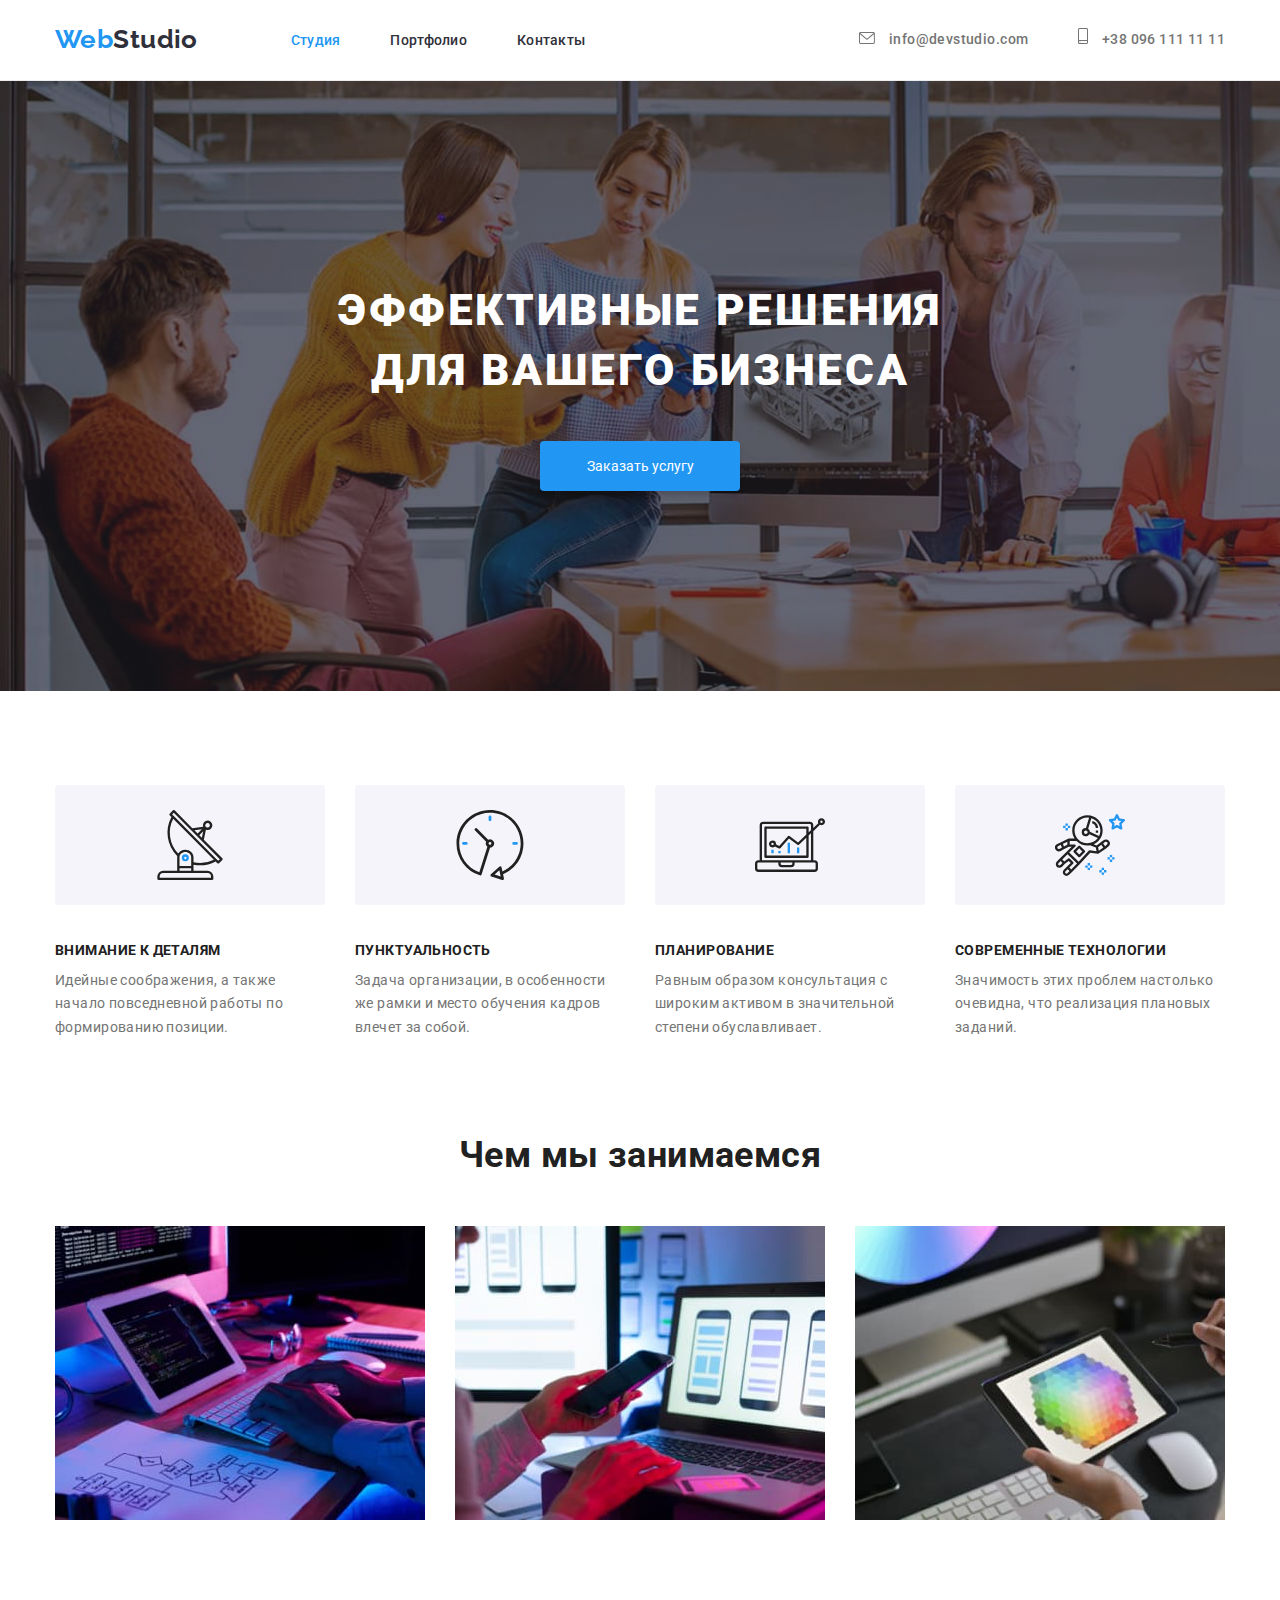
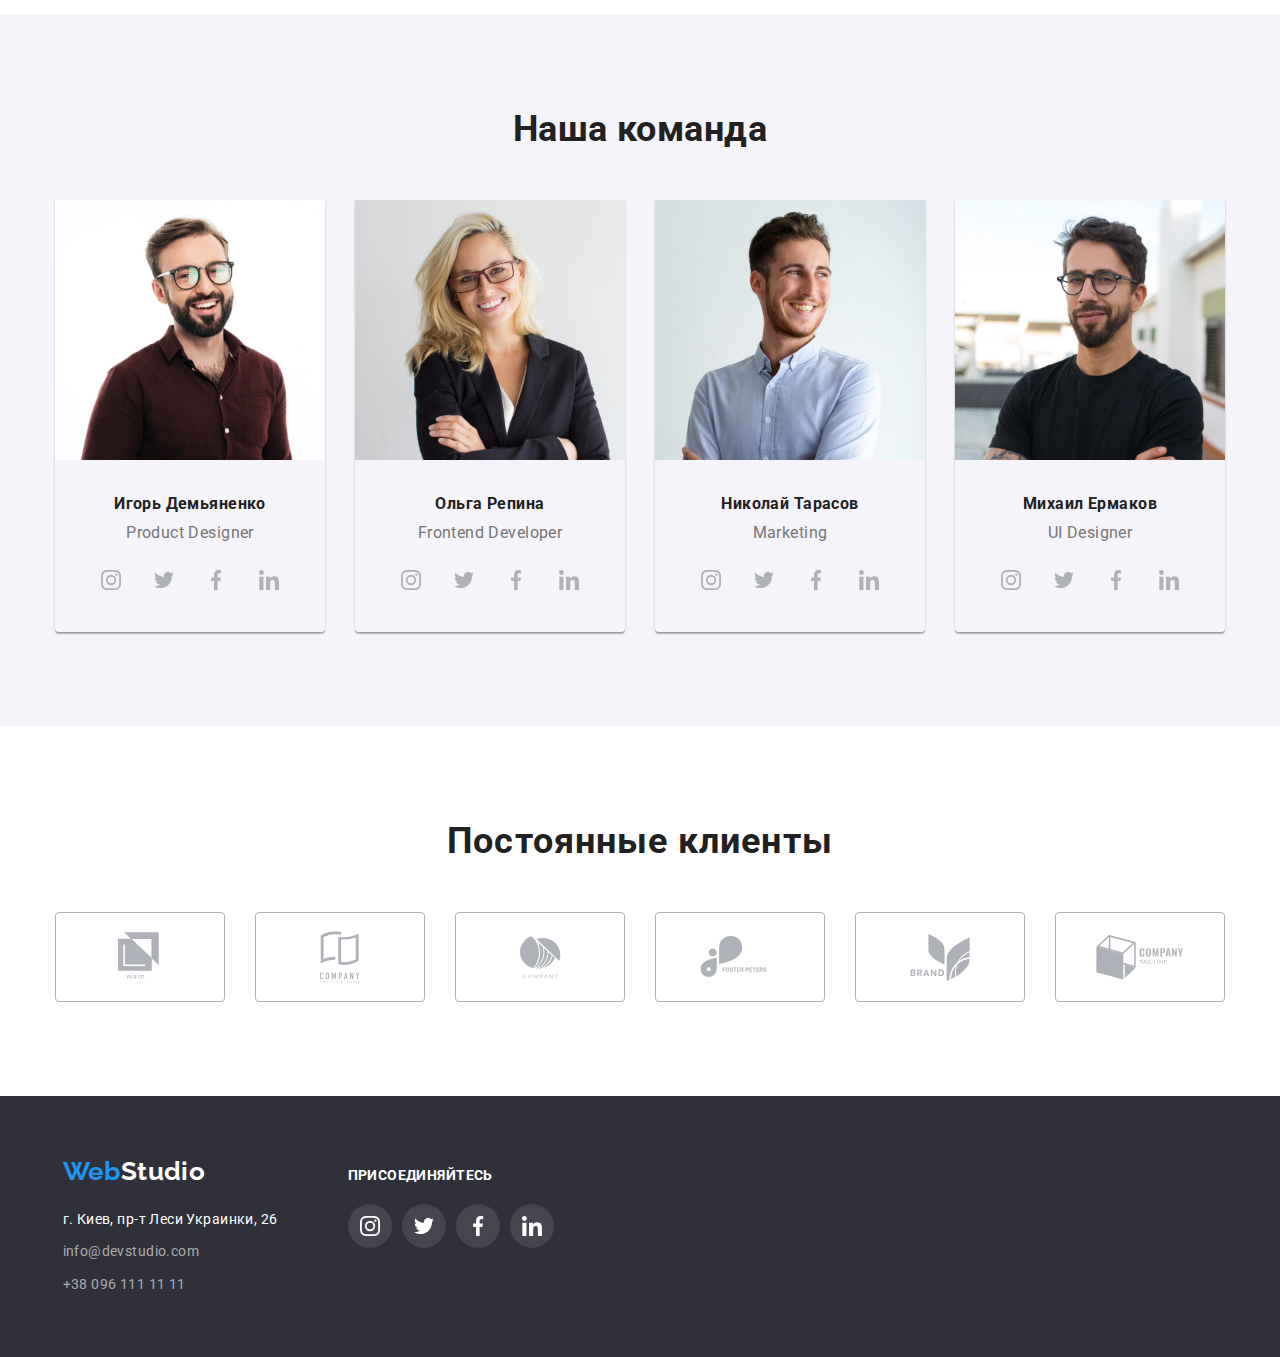
<file: index.html>
<!DOCTYPE html>
<html lang="en">

<head>
    <meta charset="UTF-8">
    <meta name="viewport" content="width=device-width, initial-scale=1.0">
    <title>WebStudio</title>

    <link rel="preconnect" href="https://fonts.gstatic.com">
    <link href="https://fonts.googleapis.com/css2?family=Roboto:wght@400;500;700;900&display=swap" rel="stylesheet">
    <link rel="preconnect" href="https://fonts.gstatic.com">
    <link href="https://fonts.googleapis.com/css2?family=Raleway:wght@700&display=swap" rel="stylesheet">
    <link rel="stylesheet"
        href="https://cdnjs.cloudflare.com/ajax/libs/modern-normalize/0.6.0/modern-normalize.min.css" />
    <link rel="stylesheet" href="./css/styles.css">
</head>

<body>
    <header class="header">

        <div class="container">
            <nav class="header-nav">
                <a class="logo" href="https://keshlak.github.io/goit-markup-hw-04/"><span
                        class="logo-accent">Web</span>Studio</a>
                <ul class="nav">
                    <li class="item"><a class="link current" href="./index.html">Студия </a></li>
                    <li class="item"><a class="link" href="./portfolio.html">Портфолио</a></li>
                    <li class="item"><a class="link" href="">Контакты</a></li>
                </ul>
            </nav>

            <!-- Contacts -->

            <ul class="contact">
                <li class="item">
                    <a class="link" href="mailto:info@devstudio.com">
                        <svg class="mail" width="16px" height="12px">
                            <use href="./images/svg/symbol-defs.svg#icon-mail">

                            </use>
                        </svg>
                        info@devstudio.com
                    </a>
                </li>
                <li class="item">
                    <a class="link" href="tel:+380961111111">
                        <svg class="phone" width="10px" height="16px">
                            <use href="./images/svg/symbol-defs.svg#icon-smartphone">
                        </svg>
                        </use>
                        +38 096 111 11 11
                    </a>
                </li>
            </ul>
        </div>
    </header>
    <main>

        <!-- Hero -->

        <section class="hero">
            <div class="container">
                <h1 class="hero-header">Эффективные решения <br> для вашего бизнеса</h1>
                <!-- <a class="link" href=""><span class="hero-link-text">Заказать услугу</span></a> -->
                <button class="button">Заказать услугу</button>
            </div>
        </section>

        <!-- особенности -->

        <section class="features container">

            <ul class="features-list">
                <li class="item">
                    <h3 class="feature-header">
                        Внимание к деталям
                    </h3>
                    <p class="feature-text">
                        Идейные соображения, а также начало повседневной работы по формированию позиции.
                    </p>
                </li>
                <li class="item">
                    <h3 class="feature-header">
                        Пунктуальность
                    </h3>
                    <p class="feature-text">
                        Задача организации, в особенности же рамки и место обучения кадров влечет за собой.
                    </p>
                </li class="item">
                <li class="item">
                    <h3 class="feature-header">
                        Планирование
                    </h3>
                    <p class="feature-text">
                        Равным образом консультация с широким активом в значительной степени обуславливает.
                    </p>
                </li>
                <li class="item">
                    <h3 class="feature-header">
                        Современные технологии
                    </h3>
                    <p class="feature-text">
                        Значимость этих проблем настолько очевидна, что реализация плановых заданий.
                    </p>
                </li>
            </ul>
        </section>

        <!-- Чем мы занимаемся -->

        <section class="our-work container">
            <h2 class="our-work-header">
                Чем мы занимаемся
            </h2>
            <ul class="our-work-photo">
                <li class="link"><a href=""><img class="our-work-img" src="images/img1.jpg"
                            alt="Разработка десктопных версий" width="370px"></a>
                </li>
                <li class="link"><a href=""><img class="our-work-img" src="images/img2.jpg"
                            alt="Разработка мобильных версий" width="370px"></a>
                </li>
                <li class="link"><a href=""><img class="our-work-img" src="images/img3.jpg"
                            alt="Разработка таблетных версий" width="370px"></a>
                </li>
            </ul>
        </section>

        <!-- Наша команда -->

        <section class="team">
            <div class="container">
                <h2 class="team-header">
                    Наша команда
                </h2>
                <ul class="team-members">
                    <li class="item">
                        <img src="images/Demianenko.jpg" alt="Игорь Демьяненко" width="270" height="260">
                        <div class="member-about">
                            <h3 class="member-about-header">
                                Игорь Демьяненко
                            </h3>
                            <p class="member-about-description">
                                Product Designer
                            </p>
                            <ul class="social">
                                <li class="social-item"><a href="">
                                        <svg width="20px" height="20px">
                                            <use href="./images/svg/symbol-defs.svg#icon-instagram"></use>
                                        </svg></a>
                                </li>
                                <li class="social-item"><a href="">
                                        <svg width="20px" height="20px">
                                            <use href="./images/svg/symbol-defs.svg#icon-twitter"></use>
                                        </svg></a>
                                </li>
                                <li class="social-item"><a href="">
                                        <svg width="20px" height="20px" g>
                                            <use href="./images/svg/symbol-defs.svg#icon-facebook"></use>
                                        </svg></a>
                                </li>
                                <li class="social-item"><a href="">
                                        <svg width="20px" height="20px">
                                            <use href="./images/svg/symbol-defs.svg#icon-linkedin"></use>
                                        </svg></a>
                                </li>
                            </ul>
                        </div>

                    </li>
                    <li class="item">
                        <img src="images/Repina.jpg" alt="Ольга Репина" width="270" height="260">
                        <div class="member-about">
                            <h3 class="member-about-header">
                                Ольга Репина
                            </h3>
                            <p class="member-about-description">
                                Frontend Developer
                            </p>
                            <ul class="social">
                                <li class="social-item"><a href="">
                                        <svg width="20px" height="20px">
                                            <use href="./images/svg/symbol-defs.svg#icon-instagram"></use>
                                        </svg></a>
                                </li>
                                <li class="social-item"><a href="">
                                        <svg width="20px" height="20px">
                                            <use href="./images/svg/symbol-defs.svg#icon-twitter"></use>
                                        </svg></a>
                                </li>
                                <li class="social-item"><a href="">
                                        <svg width="20px" height="20px" g>
                                            <use href="./images/svg/symbol-defs.svg#icon-facebook"></use>
                                        </svg></a>
                                </li>
                                <li class="social-item"><a href="">
                                        <svg width="20px" height="20px">
                                            <use href="./images/svg/symbol-defs.svg#icon-linkedin"></use>
                                        </svg></a>
                                </li>
                            </ul>

                        </div>

                    </li>
                    <li class="item">
                        <img src="images/Tarasov.jpg" alt="Николай Тарасов" width="270" height="260">
                        <div class="member-about">
                            <h3 class="member-about-header">
                                Николай Тарасов
                            </h3>
                            <p class="member-about-description">
                                Marketing
                            </p>
                            <ul class="social">
                                <li class="social-item"><a href="">
                                        <svg width="20px" height="20px">
                                            <use href="./images/svg/symbol-defs.svg#icon-instagram"></use>
                                        </svg></a>
                                </li>
                                <li class="social-item"><a href="">
                                        <svg width="20px" height="20px">
                                            <use href="./images/svg/symbol-defs.svg#icon-twitter"></use>
                                        </svg></a>
                                </li>
                                <li class="social-item"><a href="">
                                        <svg width="20px" height="20px" g>
                                            <use href="./images/svg/symbol-defs.svg#icon-facebook"></use>
                                        </svg></a>
                                </li>
                                <li class="social-item"><a href="">
                                        <svg width="20px" height="20px">
                                            <use href="./images/svg/symbol-defs.svg#icon-linkedin"></use>
                                        </svg></a>
                                </li>
                            </ul>

                        </div>

                    </li>
                    <li class="item">
                        <img src="images/Yermakov.jpg" alt="Михаил Ермаков" width="270" height="260">
                        <div class="member-about">
                            <h3 class="member-about-header">
                                Михаил Ермаков
                            </h3>
                            <p class="member-about-description">
                                UI Designer
                            </p>
                            <ul class="social">
                                <li class="social-item"><a href="">
                                        <svg width="20px" height="20px">
                                            <use href="./images/svg/symbol-defs.svg#icon-instagram"></use>
                                        </svg></a>
                                </li>
                                <li class="social-item"><a href="">
                                        <svg width="20px" height="20px">
                                            <use href="./images/svg/symbol-defs.svg#icon-twitter"></use>
                                        </svg></a>
                                </li>
                                <li class="social-item"><a href="">
                                        <svg width="20px" height="20px" g>
                                            <use href="./images/svg/symbol-defs.svg#icon-facebook"></use>
                                        </svg></a>
                                </li>
                                <li class="social-item"><a href="">
                                        <svg width="20px" height="20px">
                                            <use href="./images/svg/symbol-defs.svg#icon-linkedin"></use>
                                        </svg></a>
                                </li>
                            </ul>

                        </div>

                    </li>
                </ul>
            </div>
        </section>

        <section class="clients container">
            <h2>Постоянные клиенты</h2>
            <ul class="client-list">
                <li class="item">
                    <a class="client-link" href="">
                        <svg width="45px" height="50px">
                            <use href="./images/svg/symbol-defs.svg#icon-logo1"></use>
                        </svg>
                    </a>
                </li>
                <li class="item">
                    <a class="client-link" href="">
                        <svg width="40px" height="52px">
                            <use href="./images/svg/symbol-defs.svg#icon-logo2"></use>
                        </svg>
                    </a>
                </li>
                <li class="item">
                    <a class="client-link" href="">
                        <svg width="41px" height="43px">
                            <use href="./images/svg/symbol-defs.svg#icon-logo3"></use>
                        </svg>
                    </a>
                </li>
                <li class="item">
                    <a class="client-link" href="">
                        <svg width="80px" height="42px">
                            <use href="./images/svg/symbol-defs.svg#icon-logo4"></use>
                        </svg>
                    </a>
                </li>
                <li class="item">
                    <a class="client-link" href="">
                        <svg width="60px" height="47px">
                            <use href="./images/svg/symbol-defs.svg#icon-logo5"></use>
                        </svg>
                    </a>
                </li>
                <li class="item">
                    <a class="client-link" href="">
                        <svg width="90px" height="45px">
                            <use href="./images/svg/symbol-defs.svg#icon-logo6"></use>
                        </svg>
                    </a>
                </li>
            </ul>
        </section>

    </main>
    <footer class="footer">
        <div class="container footer-info">

            <div class="footer-links">
                <a class="logo" href="https://keshlak.github.io/goit-markup-hw-03/"><span
                        class="logo-accent">Web</span>Studio</a>
                <address class="adress contact">
                    <ul class="contact-list">
                        <li class="item">
                            <a class="adress-link"
                                href="https://www.google.com/maps/d/viewer?msa=0&mid=10uSM3H-mIU3GznYo2szRIEphczw&ll=50.42732700000001%2C30.538092&z=17"
                                target="blanc">г.
                                Киев, пр-т Леси Украинки, 26</a>
                        </li>
                        <li class="item">
                            <a class="link" href="mailto:info@devstudio.com">info@devstudio.com</a>

                        </li>
                        <li class="item">
                            <a class="link" href="tel:+380961111111">+38 096 111 11 11</a>
                        </li>
                    </ul>
                </address>
            </div>
            <div class="footer-social">
                <h3>Присоединяйтесь</h3>
                <ul class="social">
                    <li class="social-item"><a href="">
                            <svg width="20px" height="20px">
                                <use href="./images/svg/symbol-defs.svg#icon-instagram"></use>
                            </svg></a>
                    </li>
                    <li class="social-item"><a href="">
                            <svg width="20px" height="20px">
                                <use href="./images/svg/symbol-defs.svg#icon-twitter"></use>
                            </svg></a>
                    </li>
                    <li class="social-item"><a href="">
                            <svg width="20px" height="20px" g>
                                <use href="./images/svg/symbol-defs.svg#icon-facebook"></use>
                            </svg></a>
                    </li>
                    <li class="social-item"><a href="">
                            <svg width="20px" height="20px">
                                <use href="./images/svg/symbol-defs.svg#icon-linkedin"></use>
                            </svg></a>
                    </li>
                </ul>
            </div>
        </div>
    </footer>
</body>

</html>
</file>
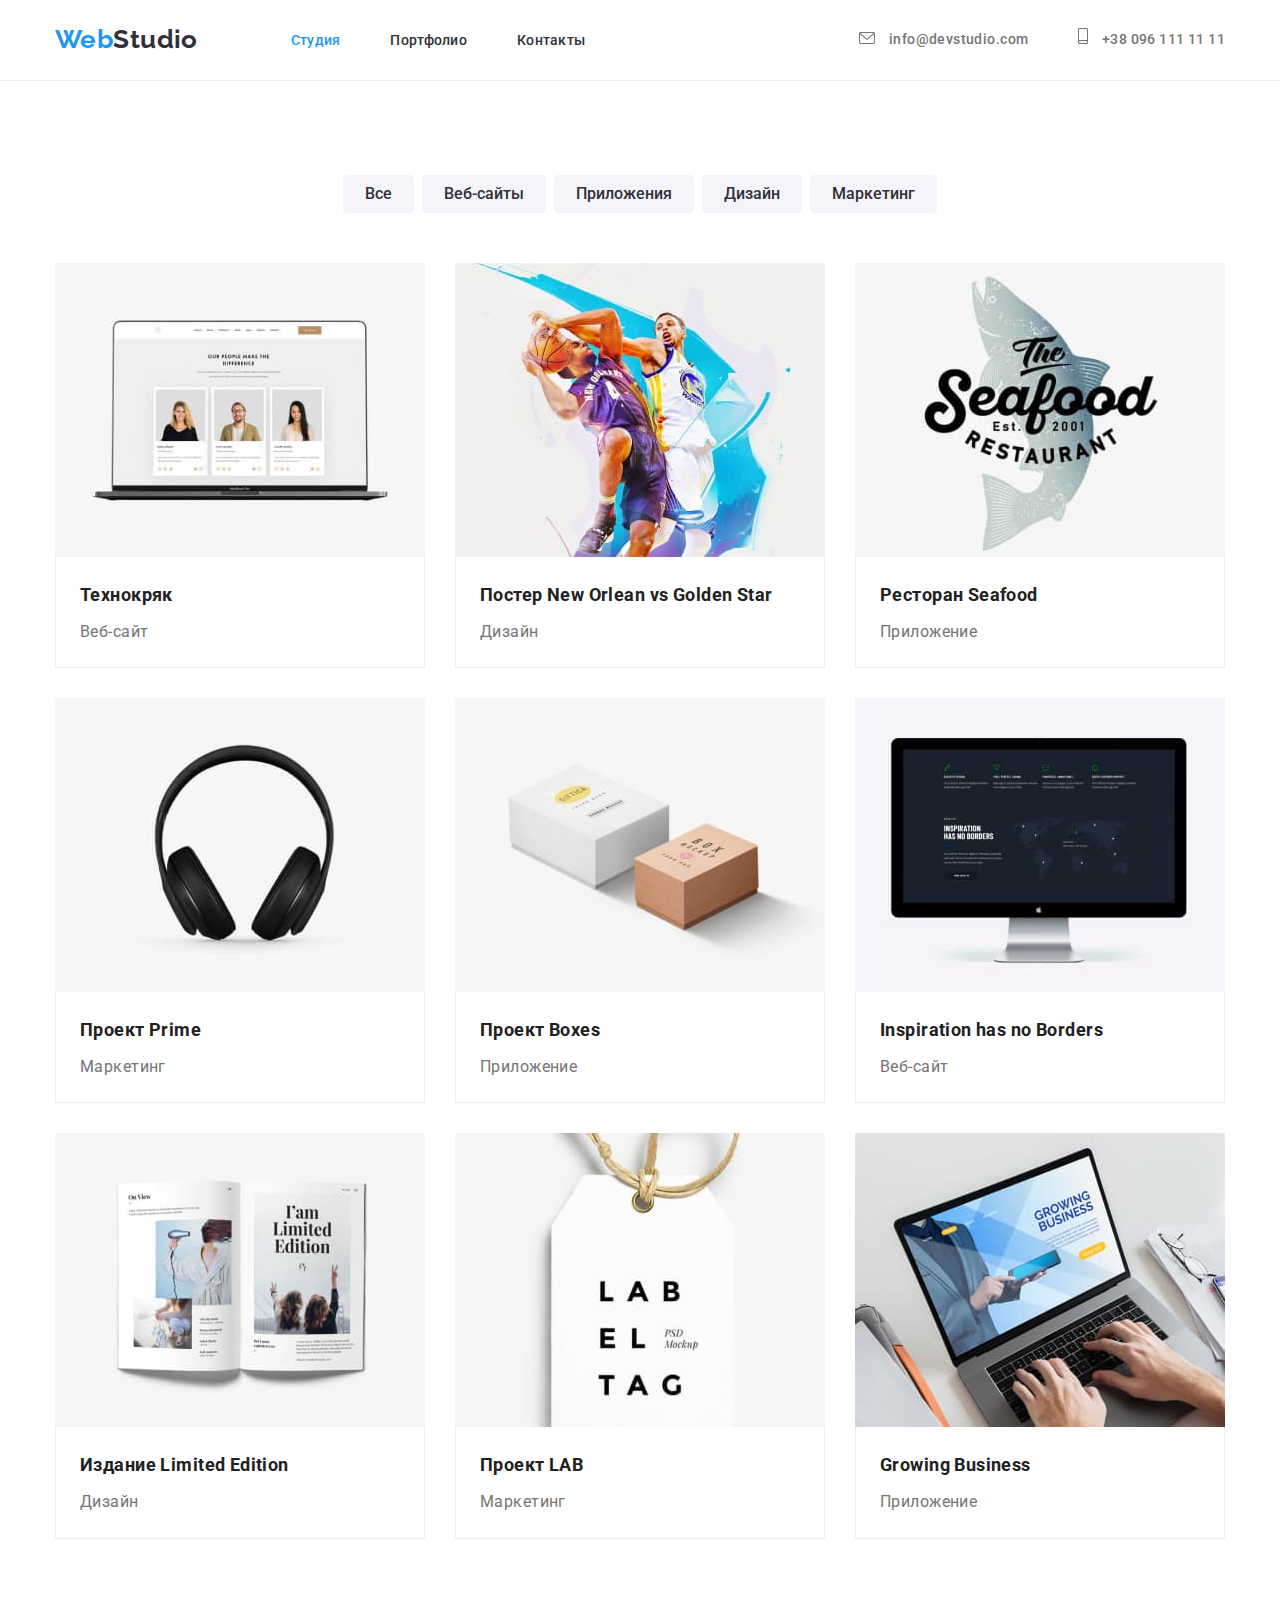
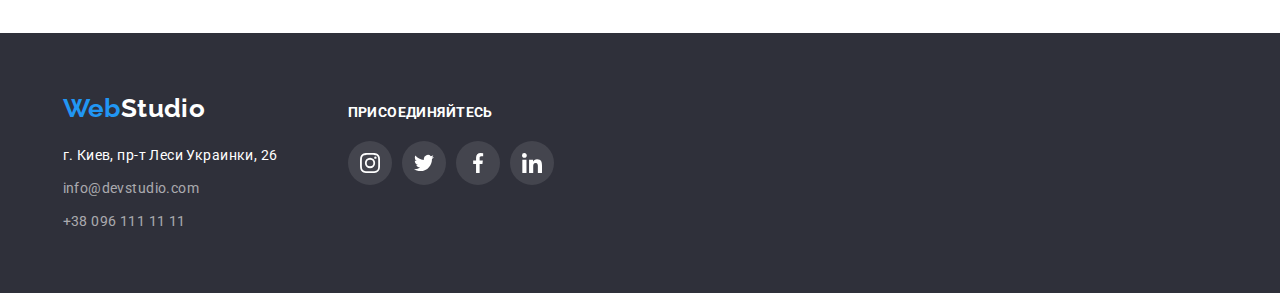
<file: portfolio.html>
<!DOCTYPE html>
<html lang="en">

<head>
    <meta charset="UTF-8">
    <meta name="viewport" content="width=device-width, initial-scale=1.0">
    <title>Portfolio</title>

    <link rel="preconnect" href="https://fonts.gstatic.com">
    <link href="https://fonts.googleapis.com/css2?family=Roboto:wght@400;500;700;900&display=swap" rel="stylesheet">
    <link rel="preconnect" href="https://fonts.gstatic.com">
    <link href="https://fonts.googleapis.com/css2?family=Raleway:wght@700&display=swap" rel="stylesheet">
    <link rel="stylesheet"
        href="https://cdnjs.cloudflare.com/ajax/libs/modern-normalize/0.6.0/modern-normalize.min.css" />
    <link rel="stylesheet" href="./css/styles.css">
</head>

<body>
    <header class="header">

        <div class="container">
            <nav class="header-nav">
                <a class="logo" href="https://keshlak.github.io/goit-markup-hw-04/"><span
                        class="logo-accent">Web</span>Studio</a>
                <ul class="nav">
                    <li class="item"><a class="link current" href="./index.html">Студия </a></li>
                    <li class="item"><a class="link" href="./portfolio.html">Портфолио</a></li>
                    <li class="item"><a class="link" href="">Контакты</a></li>
                </ul>
            </nav>

            <!-- Contacts -->

            <ul class="contact">
                <li class="item">
                    <a class="link" href="mailto:info@devstudio.com">
                        <svg class="mail" width="16px" height="12px">
                            <use href="./images/svg/symbol-defs.svg#icon-mail">

                            </use>
                        </svg>
                        info@devstudio.com
                    </a>
                </li>
                <li class="item">
                    <a class="link" href="tel:+380961111111">
                        <svg class="phone" width="10px" height="16px">
                            <use href="./images/svg/symbol-defs.svg#icon-smartphone">
                        </svg>
                        </use>
                        +38 096 111 11 11
                    </a>
                </li>
            </ul>
        </div>
    </header>
    <main>
        <section class="portfolio container">
            <h1 class="portfolio-header"></h1>
            <ul class="filter">
                <li class="item"><button type="button" class="filter-btn">Все</button></li>
                <li class="item"><button type="button" class="filter-btn">Веб-сайты</button></li>
                <li class="item"><button type="button" class="filter-btn">Приложения</button></li>
                <li class="item"><button type="button" class="filter-btn">Дизайн</button></li>
                <li class="item"><button type="button" class="filter-btn">Маркетинг</button></li>
            </ul>
            <ul class="cards">
                <li class="card"><a href="">
                        <img class="card-img" src="./images/project1.jpg" alt="Технокряк">
                        <div class="card-bottom">
                            <h2 class="card-header">
                                Технокряк
                            </h2>
                            <p class="card-text">
                                Веб-сайт
                            </p>

                        </div>
                    </a></li>
                <li class="card"><a href="">
                        <img class="card-img" src="./images/project2.jpg" alt="Постер New Orlean vs Golden Star">
                        <div class="card-bottom">
                            <h2 class="card-header">
                                Постер New Orlean vs Golden Star
                            </h2>
                            <p class="card-text">
                                Дизайн
                            </p>

                        </div>
                    </a></li>
                <li class="card"><a href="">
                        <img class="card-img" src="./images/project3.jpg" alt="Ресторан Seafood">
                        <div class="card-bottom">
                            <h2 class="card-header">
                                Ресторан Seafood
                            </h2>
                            <p class="card-text">
                                Приложение
                            </p>

                        </div>
                    </a></li>
                <li class="card"><a href="">
                        <img class="card-img" src="./images/project4.jpg" alt="Проект Prime">
                        <div class="card-bottom">
                            <h2 class="card-header">
                                Проект Prime
                            </h2>
                            <p class="card-text">
                                Маркетинг
                            </p>

                        </div>
                    </a></li>
                <li class="card"><a href="">
                        <img class="card-img" src="./images/project5.jpg" alt="Проект Boxes">
                        <div class="card-bottom">
                            <h2 class="card-header">
                                Проект Boxes
                            </h2>
                            <p class="card-text">
                                Приложение
                            </p>

                        </div>
                    </a></li>
                <li class="card"><a href="">
                        <img class="card-img" src="./images/project6.jpg" alt="Inspiration has no Borders">
                        <div class="card-bottom">
                            <h2 class="card-header">
                                Inspiration has no Borders
                            </h2>
                            <p class="card-text">
                                Веб-сайт
                            </p>

                        </div>
                    </a></li>
                <li class="card"><a href="">
                        <img class="card-img" src="./images/project7.jpg" alt="Издание Limited Edition">
                        <div class="card-bottom">
                            <h2 class="card-header">
                                Издание Limited Edition
                            </h2>
                            <p class="card-text">
                                Дизайн
                            </p>

                        </div>
                    </a></li>
                <li class="card"><a href="">
                        <img class="card-img" src="./images/project8.jpg" alt="Проект LAB">
                        <div class="card-bottom">
                            <h2 class="card-header">
                                Проект LAB
                            </h2>
                            <p class="card-text">
                                Маркетинг
                            </p>

                        </div>
                    </a></li>
                <li class="card"><a href="">
                        <img class="card-img" src="./images/project9.jpg" alt="Growing Business">
                        <div class="card-bottom">
                            <h2 class="card-header">
                                Growing Business
                            </h2>
                            <p class="card-text">
                                Приложение
                            </p>
                        </div>

                    </a></li>
            </ul>
        </section>
    </main>
    <footer class="footer">
        <div class="container footer-info">

            <div class="footer-links">
                <a class="logo" href="https://keshlak.github.io/goit-markup-hw-03/"><span
                        class="logo-accent">Web</span>Studio</a>
                <address class="adress contact">
                    <ul class="contact-list">
                        <li class="item">
                            <a class="adress-link"
                                href="https://www.google.com/maps/d/viewer?msa=0&mid=10uSM3H-mIU3GznYo2szRIEphczw&ll=50.42732700000001%2C30.538092&z=17"
                                target="blanc">г.
                                Киев, пр-т Леси Украинки, 26</a>
                        </li>
                        <li class="item">
                            <a class="link" href="mailto:info@devstudio.com">info@devstudio.com</a>

                        </li>
                        <li class="item">
                            <a class="link" href="tel:+380961111111">+38 096 111 11 11</a>
                        </li>
                    </ul>
                </address>
            </div>
            <div class="footer-social">
                <h3>Присоединяйтесь</h3>
                <ul class="social">
                    <li class="social-item"><a href="">
                            <svg width="20px" height="20px">
                                <use href="./images/svg/symbol-defs.svg#icon-instagram"></use>
                            </svg></a>
                    </li>
                    <li class="social-item"><a href="">
                            <svg width="20px" height="20px">
                                <use href="./images/svg/symbol-defs.svg#icon-twitter"></use>
                            </svg></a>
                    </li>
                    <li class="social-item"><a href="">
                            <svg width="20px" height="20px" g>
                                <use href="./images/svg/symbol-defs.svg#icon-facebook"></use>
                            </svg></a>
                    </li>
                    <li class="social-item"><a href="">
                            <svg width="20px" height="20px">
                                <use href="./images/svg/symbol-defs.svg#icon-linkedin"></use>
                            </svg></a>
                    </li>
                </ul>
            </div>
        </div>
    </footer>
</body>

</html>
</file>
<file: css/styles.css>
:root {
  --h-color: #212121;
  --main-color: #757575;
  --accent-color: #2196f3;
  --main-background-color: #ffffff;
  --secondary-background-color: #2f303a;
  --radiobutton-background-color: #f5f4fa;
}

p {
  margin: 0;
}
a,
a:visited {
  text-decoration: none;
  color: inherit;
}
body {
  font-family: Roboto;
  font-size: 14px;
  line-height: 1.7;
  letter-spacing: 0.03em;
  color: var(--main-color);
}

h1,
h2,
h3,
h4 {
  color: var(--h-color);
  margin: 0;
  font-size: inherit;
}

ul {
  list-style: none;
  padding: 0;
  margin: 0;
}

.container {
  width: 1200px;
  padding-left: 15px;
  padding-right: 15px;
  margin-left: auto;
  margin-right: auto;
}

/* HEADER */

.header .current {
  color: var(--accent-color);
}

.logo {
  font-family: Raleway;
  display: block;
  font-weight: 700;
  font-size: 26px;
  line-height: 1.2;
}

.logo-accent {
  color: var(--accent-color);
}

.header {
  color: var(--secondary-background-color);
  border-bottom: 1px solid #ececec;
}

.header-nav {
  display: flex;
  align-items: center;
}

.header .container {
  display: flex;
}

.nav {
  display: flex;
  margin-left: 93px;
}

.nav .item + .item {
  margin-left: 50px;
}

.contact {
  color: var(--main-color);
  display: flex;
  align-items: center;
  margin-left: auto;
}

.contact .item + .item {
  margin-left: 50px;
}

.header-nav {
  display: flex;
  justify-content: space-around;
}

.header-nav .link {
  display: block;
  padding-top: 32px;
  padding-bottom: 32px;
}

.nav .link:hover,
.contact .link:hover,
.nav .link:focus,
.contact .link:focus {
  color: var(--accent-color);
}

.nav .link {
  font-size: 14px;
  line-height: 1.15;
  font-weight: 500;
  letter-spacing: 0.02em;
}

.contact .link {
  font-size: 14px;
  line-height: 1.15;
  font-weight: 500;
  font-style: normal;
}

.contact svg {
  margin-right: 10px;
  fill: currentColor;
}
/* HERO */

.hero {
  background-color: var(--secondary-background-color);

  background-image: linear-gradient(
      90deg,
      rgba(47, 48, 58, 0.4) 0%,
      rgba(47, 48, 58, 0.4) 47%
    ),
    url(../images/hero-img.jpg);
  background-size: cover;
  background-repeat: no-repeat;
  padding-top: 200px;
  padding-bottom: 200px;
  text-align: center;
}

/* .hero .container {
  width: 1600px;
} */

.hero-header {
  margin-top: 0;
  font-family: Roboto;
  font-style: normal;
  font-weight: 900;
  font-size: 44px;
  line-height: 1.36;
  text-align: center;
  letter-spacing: 0.06em;
  text-transform: uppercase;
  color: var(--main-background-color);
}

.hero .button {
  display: inline-block;
  margin-top: 40px;
  padding: 10px 32px;

  width: 200px;
  height: 50px;
  background: #2196f3;
  box-shadow: 0px 4px 4px rgba(0, 0, 0, 0.15);
  border: none;
  border-radius: 4px;
  text-align: center;
  color: var(--main-background-color);
}

/* FEATURES */

.features h3 {
  margin-top: 30px;
}

.features-list {
  display: flex;
  padding-top: 94px;
  padding-bottom: 94px;
}

.features .item + .item {
  margin-left: 30px;
}

.features .feature-header {
  font-size: 14px;
  line-height: 1.14;
  letter-spacing: 0.03em;
  text-transform: uppercase;
}

.features .feature-text {
  margin-top: 10px;
  font-size: 14px;
  line-height: 1.7;
  max-width: 270px;
}

.features-list .item::before {
  display: inline-block;
  /* margin-bottom: 30px; */
  /* padding: 25px 100px; */
  content: '';
  width: 270px;
  height: 120px;
  background-color: var(--radiobutton-background-color);
  border-radius: 4px;
  /* background-size: 70px 70px; */
  background-repeat: no-repeat;
  background-position: center;
}

.features-list .item:nth-child(1)::before {
  background-image: url(../images/svg/antenna.svg);
}

.features-list .item:nth-child(2)::before {
  background-image: url(../images/svg/clock.svg);
}

.features-list .item:nth-child(3)::before {
  background-image: url(../images/svg/diagram.svg);
}

.features-list .item:nth-child(4)::before {
  background-image: url(../images/svg/astronaut.svg);
}
/* OUR WORK */

.our-work {
  padding: 0 15px 94px 15px;
}

.our-work-photo {
  display: flex;
  margin-top: 50px;
  justify-content: space-between;
}

.our-work-photo .link + .link {
  margin-left: 30px;
}

.our-work-img {
  display: block;
}

.our-work .our-work-header,
.team .team-header {
  font-weight: bold;
  font-size: 36px;
  line-height: 1.17;
  text-align: center;
}

/* TEAM */
.team {
  padding: 94px 15px;
  background-color: #f5f4fa;
}

.team .team-members {
  display: flex;
  justify-content: space-between;
  margin-top: 50px;

  font-size: 16px;
  line-height: 1.19;
  text-align: center;
}

.team-members .item + .item {
  margin-left: 30px;
}

.team-members .item {
  width: 270px;
  box-shadow: 0px 1px 3px rgba(0, 0, 0, 0.12), 0px 1px 1px rgba(0, 0, 0, 0.14),
    0px 2px 1px rgba(0, 0, 0, 0.2);
  border-radius: 0px 0px 4px 4px;
}

.team-members .member-about {
  padding: 30px;
}

.member-about-description {
  margin-top: 10px;
}

.social {
  display: flex;
  margin-top: 16px;
  justify-content: space-around;
  align-content: center;
  text-align: center;
}

.social-item a {
  display: inline-flex;
  justify-content: center;
  align-items: center;
  width: 44px;
  height: 44px;
  border-radius: 50%;
  text-align: center;
  fill: #afb1b8;
}

.social-item a:hover {
  background-color: var(--accent-color);
  fill: #fff;
}

/* CLIENTS */

.clients {
  padding-top: 94px;
  padding-bottom: 94px;
}

.clients h2 {
  font-size: 36px;
  line-height: 1.17;
  letter-spacing: 0.03em;
  text-align: center;
}

.client-list {
  margin-top: 50px;
  display: flex;
  justify-content: space-between;
}

.client-list .client-link {
  display: inline-flex;
  width: 170px;
  height: 90px;
  border: 1px solid #afb1b8;
  border-radius: 4px;
  align-items: center;
  justify-content: center;
  fill: #afb1b8;
}

.client-list .client-link:hover {
  border-color: var(--accent-color);
  fill: var(--accent-color);
}

/* FOOTER */

.footer {
  background-color: var(--secondary-background-color);
  padding-top: 60px;
  padding-bottom: 60px;
  padding-left: 15px;
}

.footer .logo {
  margin-bottom: 20px;
}

.footer .logo,
.footer .contact {
  color: #ffffff;
}

.footer .link {
  color: rgba(255, 255, 255, 0.6);
  font-size: 14px;
  line-height: 1.7;
  font-style: normal;
}

.adress-link {
  color: var(--main-background-color);
  font-style: normal;
}

.contact-list .link {
  font-weight: normal;
}

.adress .item + .item {
  margin-left: 0;
  margin-top: 9px;
}

.portfolio {
  padding-top: 94px;
  padding-bottom: 94px;
}

.portfolio .filter {
  display: flex;
  justify-content: center;
}

.footer-info {
  display: flex;
  align-items: baseline;
}

.footer h3 {
  font-size: 14px;
  line-height: 1.14;
  text-transform: uppercase;
  color: #fff;
}

.footer-social {
  margin-left: 70px;
}

.footer-social a {
  background-color: rgba(255, 255, 255, 0.1);
  fill: #fff;
}

.footer-social .social-item:not(:first-child) {
  margin-left: 10px;
}

.footer-social .social {
  margin-top: 20px;
}
/* PORTFOLIO */

.filter-btn {
  padding: 6px 22px;

  color: var(--secondary-background-color);
  background-color: var(--radiobutton-background-color);
  border-radius: 4px;
  font-weight: 500;
  font-size: 16px;
  line-height: 1.6;
  text-align: center;
  border: none;
}

.filter-btn:hover,
.filter-btn:focus {
  background-color: var(--accent-color);
  color: var(--main-background-color);
  box-shadow: 0px 3px 1px rgba(0, 0, 0, 0.1), 0px 1px 2px rgba(0, 0, 0, 0.08),
    0px 2px 2px rgba(0, 0, 0, 0.12);
}

.portfolio .item + .item {
  margin-left: 8px;
}

.cards {
  display: flex;
  /* justify-content: space-between; */
  flex-wrap: wrap;
  margin-top: 50px;
  margin-bottom: -30px;
}

.card {
  margin-left: 30px;
  margin-bottom: 30px;
  /* width: 370px; */
  width: calc((100% - 60px) / 3);
}

.card:hover {
  box-shadow: 0px 1px 1px rgba(0, 0, 0, 0.12), 0px 4px 4px rgba(0, 0, 0, 0.06),
    1px 4px 6px rgba(0, 0, 0, 0.16);
}

.cards .card:nth-child(3n + 1) {
  margin-left: auto;
}

.card-img,
our-work-img {
  display: block;
  width: 370px;
  height: 294px;
}

.card .card-bottom {
  padding-top: 20px;
  padding-bottom: 20px;
  padding-left: 24px;
  border: 1px solid #eeeeee;
  border-top: none;
}

.card .card-header {
  font-size: 18px;
  line-height: 2;
}

.card .card-text {
  margin-top: 4px;
  font-size: 16px;
  line-height: 1.9;
}
</file>
